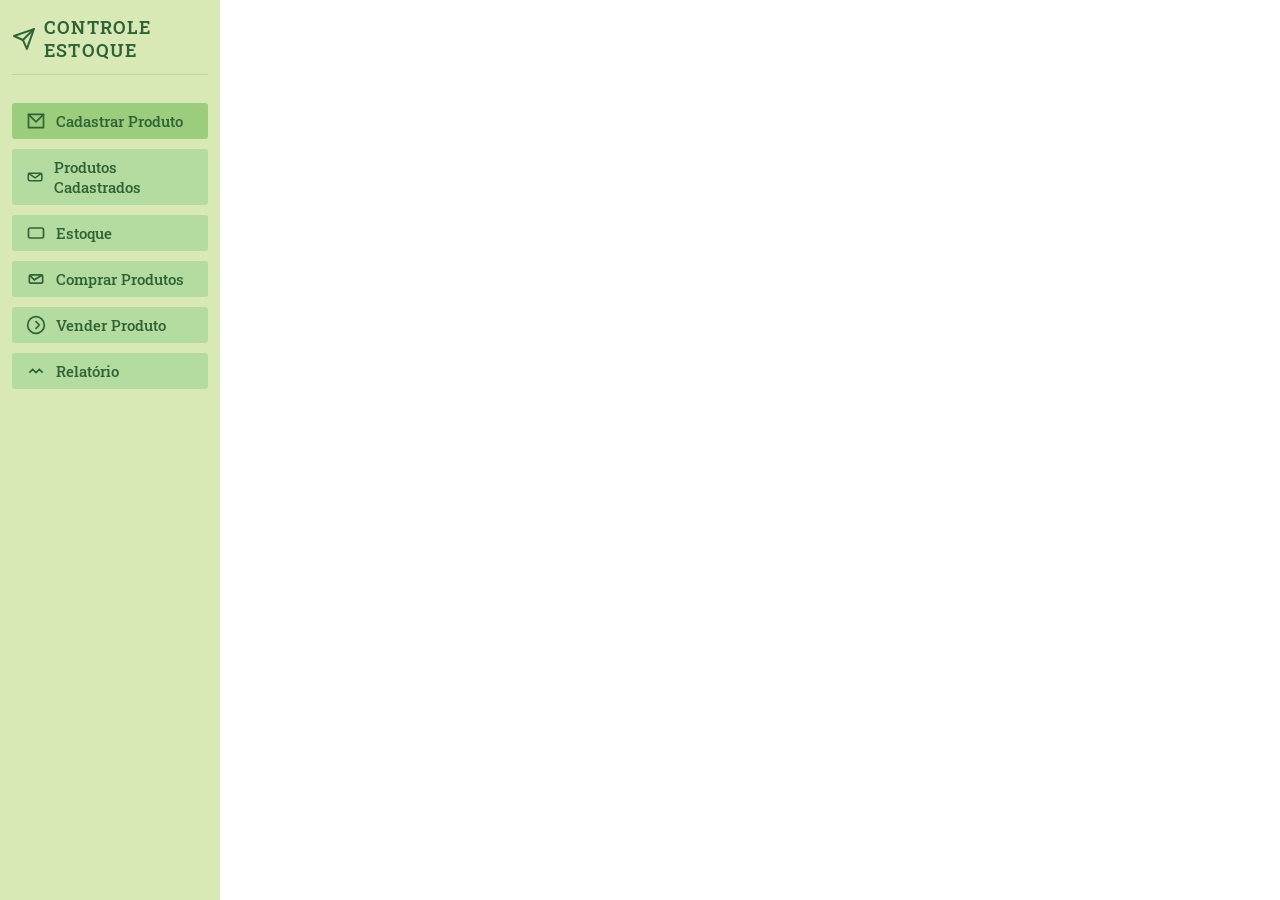
<file: index.htm>
<!DOCTYPE html>
<html lang="pt-BR">
<head>
  <meta charset="UTF-8" />
  <meta name="viewport" content="width=device-width, initial-scale=1" />
  <title>Controle Estoque</title>
  <link rel="stylesheet" href="static/styles.css" />
  <link
    href="https://fonts.googleapis.com/css2?family=Roboto+Slab&display=swap"
    rel="stylesheet"
  />
</head>
<body>
  <aside class="sidebar">
    <div class="logo">
      <svg
        class="logo-icon"
        xmlns="http://www.w3.org/2000/svg"
        viewBox="0 0 24 24"
        fill="none"
        stroke="#2f6335"
        stroke-width="2"
        stroke-linecap="round"
        stroke-linejoin="round"
      >
        <line x1="22" y1="2" x2="11" y2="13"></line>
        <polygon points="22 2 15 22 11 13 2 9 22 2"></polygon>
      </svg>
      <h1>CONTROLE ESTOQUE</h1>
    </div>
    <nav class="menu">
      <a href="#" class="menu-item active">
        <svg
          xmlns="http://www.w3.org/2000/svg"
          class="icon"
          fill="none"
          viewBox="0 0 24 24"
          stroke="#2f6335"
          stroke-width="2"
        >
          <path d="M3 4h18v16H3z" stroke-linejoin="round" stroke-linecap="round"/>
          <path d="M3 4l9 9 9-9" stroke-linejoin="round" stroke-linecap="round"/>
        </svg>
        Cadastrar Produto
      </a>
      <a href="#" class="menu-item">
        <svg
          xmlns="http://www.w3.org/2000/svg"
          class="icon"
          fill="none"
          viewBox="0 0 24 24"
          stroke="#2f6335"
          stroke-width="2"
        >
          <rect x="3" y="7" width="18" height="10" rx="2" ry="2"/>
          <path d="M3 7l9 6 9-6" />
        </svg>
        Produtos Cadastrados
      </a>
      <a href="#" class="menu-item">
        <svg
          xmlns="http://www.w3.org/2000/svg"
          class="icon"
          fill="none"
          viewBox="0 0 24 24"
          stroke="#2f6335"
          stroke-width="2"
        >
          <rect x="3" y="6" width="18" height="12" rx="2" ry="2" />
        </svg>
        Estoque
      </a>
      <a href="#" class="menu-item">
        <svg
          xmlns="http://www.w3.org/2000/svg"
          class="icon"
          fill="none"
          viewBox="0 0 24 24"
          stroke="#2f6335"
          stroke-width="2"
        >
          <rect x="4" y="7" width="16" height="10" rx="2" ry="2" />
          <polyline points="4 7 10 13 20 7" />
        </svg>
        Comprar Produtos
      </a>
      <a href="#" class="menu-item">
        <svg
          xmlns="http://www.w3.org/2000/svg"
          class="icon"
          fill="none"
          viewBox="0 0 24 24"
          stroke="#2f6335"
          stroke-width="2"
        >
          <circle cx="12" cy="12" r="10" />
          <path d="M12 8l4 4-4 4" stroke-linejoin="round" stroke-linecap="round" />
        </svg>
        Vender Produto
      </a>
      <a href="#" class="menu-item">
        <svg
          xmlns="http://www.w3.org/2000/svg"
          class="icon"
          fill="none"
          viewBox="0 0 24 24"
          stroke="#2f6335"
          stroke-width="2"
        >
          <polyline points="4 14 8 10 12 14 16 10 20 14" />
        </svg>
        Relatório
      </a>
    </nav>
  </aside>
</body>
</html>
</file>
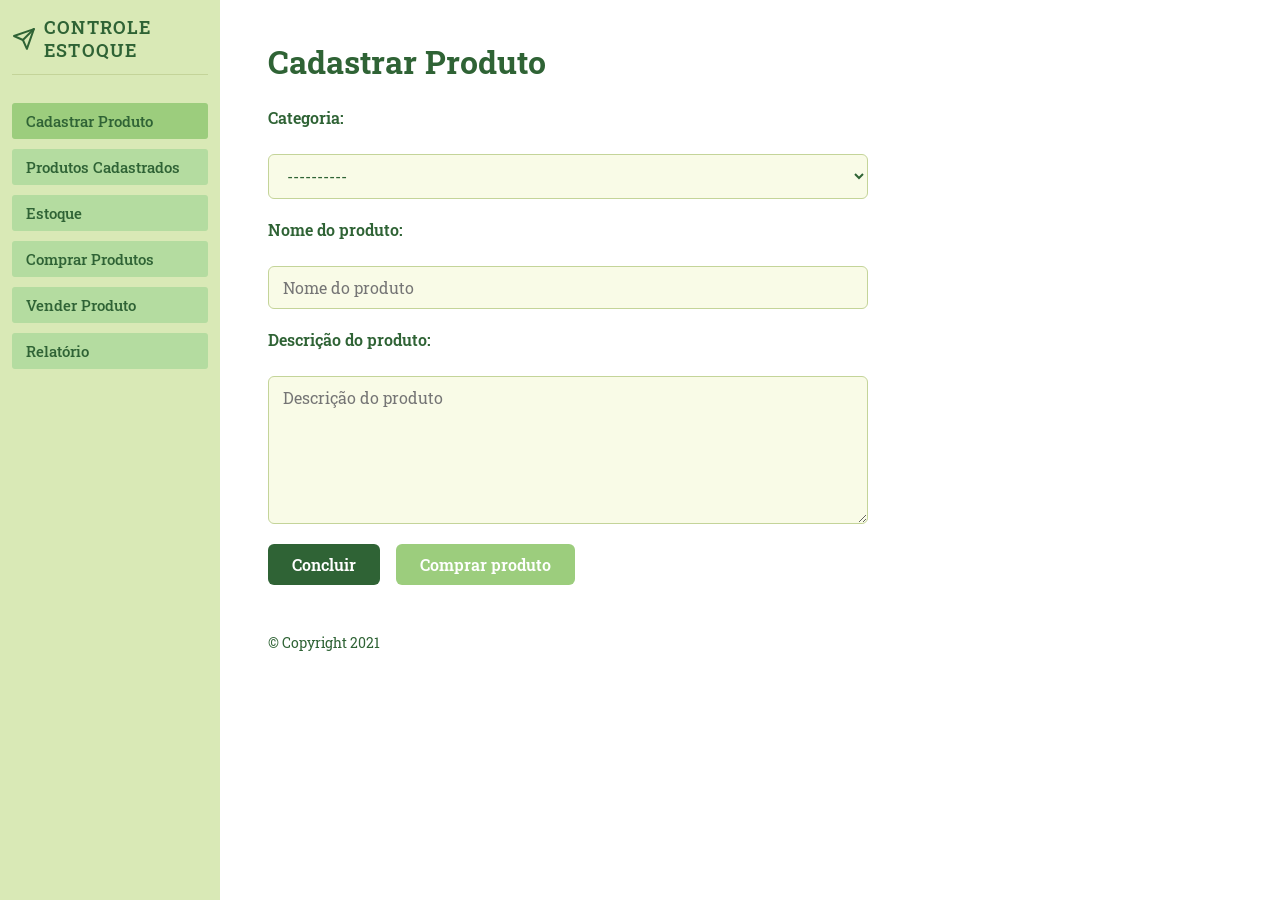
<file: cadastrarestoque.html>
<!DOCTYPE html>
<html lang="pt-BR">
<head>
  <meta charset="UTF-8" />
  <meta name="viewport" content="width=device-width, initial-scale=1" />
  <title>Cadastrar Estoque - Controle Estoque</title>
  <link
    href="https://fonts.googleapis.com/css2?family=Roboto+Slab&display=swap"
    rel="stylesheet"
  />
  <link rel="stylesheet" href="static/cadastrarestoque.css" />
</head>
<body>
  <aside class="sidebar">
    <div class="logo">
      <svg
        class="logo-icon"
        xmlns="http://www.w3.org/2000/svg"
        viewBox="0 0 24 24"
        fill="none"
        stroke="#2f6335"
        stroke-width="2"
        stroke-linecap="round"
        stroke-linejoin="round"
      >
        <line x1="22" y1="2" x2="11" y2="13"></line>
        <polygon points="22 2 15 22 11 13 2 9 22 2"></polygon>
      </svg>
      <h1>CONTROLE ESTOQUE</h1>
    </div>
    <nav class="menu">
      <a href="#" class="menu-item active">Cadastrar Produto</a>
      <a href="#" class="menu-item">Produtos Cadastrados</a>
      <a href="#" class="menu-item">Estoque</a>
      <a href="#" class="menu-item">Comprar Produtos</a>
      <a href="#" class="menu-item">Vender Produto</a>
      <a href="#" class="menu-item">Relatório</a>
    </nav>
  </aside>

  <main class="main-content">
    <h2>Cadastrar Produto</h2>
    <form class="product-form">
      <label for="categoria">Categoria:</label>
      <select id="categoria" name="categoria" required>
        <option value="" disabled selected>----------</option>
        <option value="categoria1">Categoria 1</option>
        <option value="categoria2">Categoria 2</option>
        <option value="categoria3">Categoria 3</option>
      </select>

      <label for="nome-produto">Nome do produto:</label>
      <input
        type="text"
        id="nome-produto"
        name="nome-produto"
        placeholder="Nome do produto"
        required
      />

      <label for="descricao-produto">Descrição do produto:</label>
      <textarea
        id="descricao-produto"
        name="descricao-produto"
        placeholder="Descrição do produto"
        rows="6"
        required
      ></textarea>

      <div class="buttons">
        <button type="submit" class="btn-primary">Concluir</button>
        <button type="button" class="btn-secondary">Comprar produto</button>
      </div>
    </form>

    <footer class="footer">
      © Copyright 2021
    </footer>
  </main>
</body>
</html>
</file>
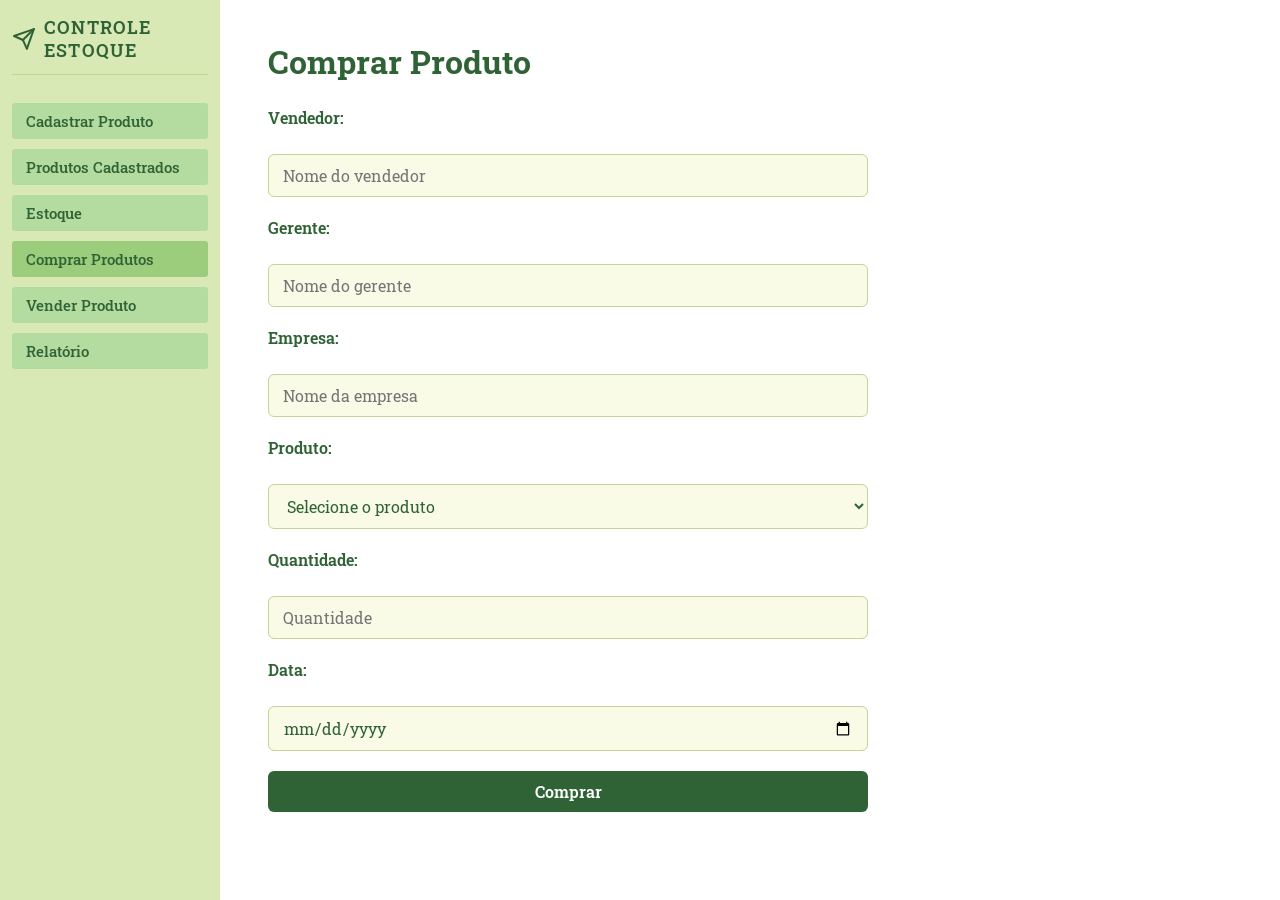
<file: comprarproduto.html>
<!DOCTYPE html>
<html lang="pt-BR">
<head>
  <meta charset="UTF-8" />
  <meta name="viewport" content="width=device-width, initial-scale=1" />
  <title>Comprar Produto - Controle Estoque</title>
  <link
    href="https://fonts.googleapis.com/css2?family=Roboto+Slab&display=swap"
    rel="stylesheet"
  />
  <link rel="stylesheet" href="static/comprarproduto.css" />
</head>
<body>
  <aside class="sidebar">
    <div class="logo">
      <svg
        class="logo-icon"
        xmlns="http://www.w3.org/2000/svg"
        viewBox="0 0 24 24"
        fill="none"
        stroke="#2f6335"
        stroke-width="2"
        stroke-linecap="round"
        stroke-linejoin="round"
      >
        <line x1="22" y1="2" x2="11" y2="13"></line>
        <polygon points="22 2 15 22 11 13 2 9 22 2"></polygon>
      </svg>
      <h1>CONTROLE ESTOQUE</h1>
    </div>
    <nav class="menu">
      <a href="#" class="menu-item">Cadastrar Produto</a>
      <a href="#" class="menu-item">Produtos Cadastrados</a>
      <a href="#" class="menu-item">Estoque</a>
      <a href="#" class="menu-item active">Comprar Produtos</a>
      <a href="#" class="menu-item">Vender Produto</a>
      <a href="#" class="menu-item">Relatório</a>
    </nav>
  </aside>

  <main class="main-content">
    <h2>Comprar Produto</h2>

    <form class="purchase-form">
      <label for="vendedor">Vendedor:</label>
      <input type="text" id="vendedor" name="vendedor" placeholder="Nome do vendedor" required />

      <label for="gerente">Gerente:</label>
      <input type="text" id="gerente" name="gerente" placeholder="Nome do gerente" required />

      <label for="empresa">Empresa:</label>
      <input type="text" id="empresa" name="empresa" placeholder="Nome da empresa" required />

      <label for="produto">Produto:</label>
      <select id="produto" name="produto" required>
        <option value="" disabled selected>Selecione o produto</option>
        <option value="produto1">Produto 1</option>
        <option value="produto2">Produto 2</option>
        <option value="produto3">Produto 3</option>
      </select>

      <label for="quantidade">Quantidade:</label>
      <input type="number" id="quantidade" name="quantidade" placeholder="Quantidade" min="1" required />

      <label for="data">Data:</label>
      <input type="date" id="data" name="data" required />

      <button type="submit" class="btn-primary">Comprar</button>
    </form>
  </main>
</body>
</html>
</file>
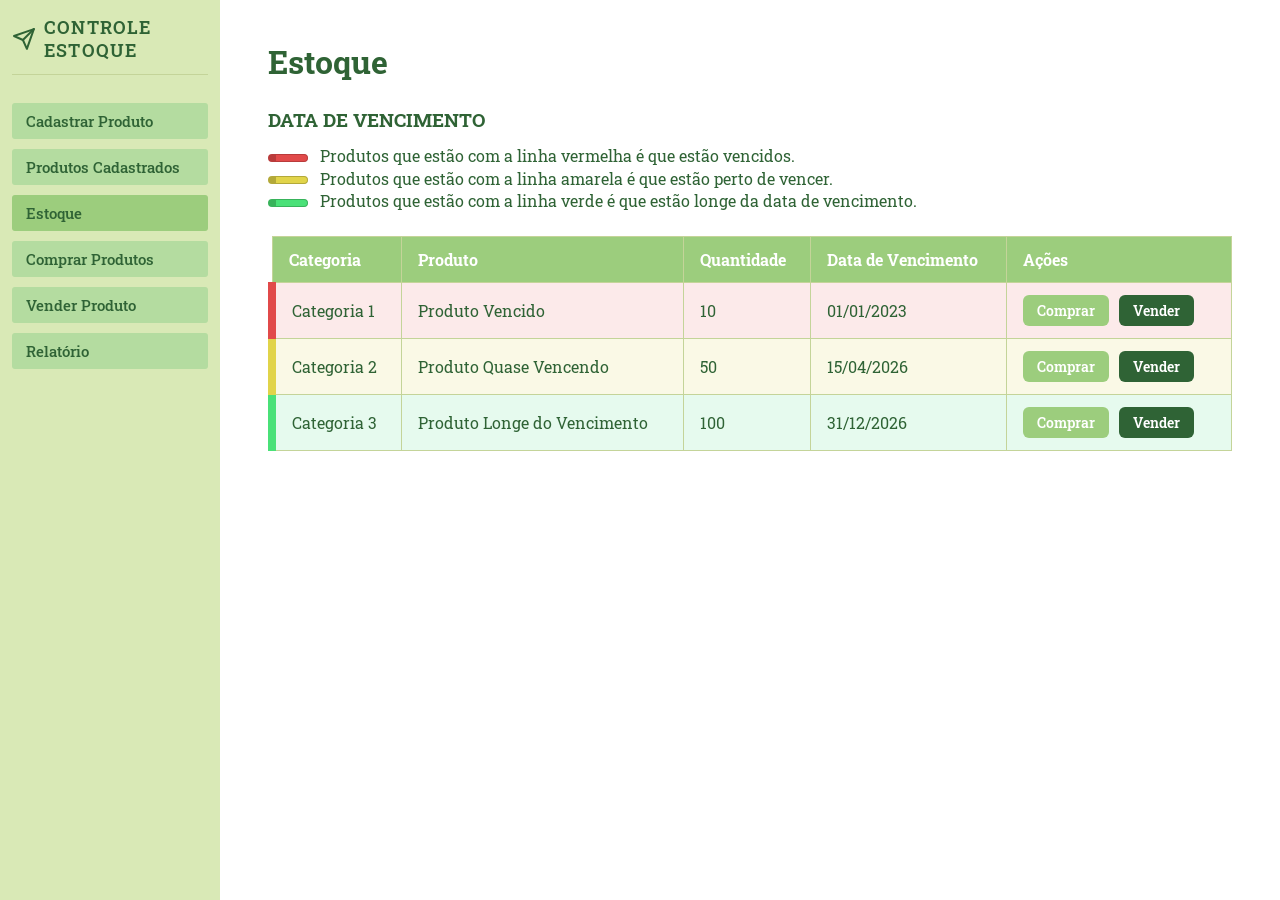
<file: estoque.html>
<!DOCTYPE html>
<html lang="pt-BR">
<head>
  <meta charset="UTF-8" />
  <meta name="viewport" content="width=device-width, initial-scale=1" />
  <title>Estoque - Controle Estoque</title>
  <link
    href="https://fonts.googleapis.com/css2?family=Roboto+Slab&display=swap"
    rel="stylesheet"
  />
  <link rel="stylesheet" href="static/estoque.css" />
</head>
<body>
  <aside class="sidebar">
    <div class="logo">
      <svg
        class="logo-icon"
        xmlns="http://www.w3.org/2000/svg"
        viewBox="0 0 24 24"
        fill="none"
        stroke="#2f6335"
        stroke-width="2"
        stroke-linecap="round"
        stroke-linejoin="round"
      >
        <line x1="22" y1="2" x2="11" y2="13"></line>
        <polygon points="22 2 15 22 11 13 2 9 22 2"></polygon>
      </svg>
      <h1>CONTROLE ESTOQUE</h1>
    </div>
    <nav class="menu">
      <a href="#" class="menu-item">Cadastrar Produto</a>
      <a href="#" class="menu-item">Produtos Cadastrados</a>
      <a href="#" class="menu-item active">Estoque</a>
      <a href="#" class="menu-item">Comprar Produtos</a>
      <a href="#" class="menu-item">Vender Produto</a>
      <a href="#" class="menu-item">Relatório</a>
    </nav>
  </aside>

  <main class="main-content">
    <h2>Estoque</h2>

    <section class="aviso-vencimento">
      <h3>DATA DE VENCIMENTO</h3>
      <p><span class="linha-vermelha aviso-linha"></span> Produtos que estão com a linha vermelha é que estão vencidos.</p>
      <p><span class="linha-amarela aviso-linha"></span> Produtos que estão com a linha amarela é que estão perto de vencer.</p>
      <p><span class="linha-verde aviso-linha"></span> Produtos que estão com a linha verde é que estão longe da data de vencimento.</p>
    </section>

    <table class="estoque-table">
      <thead>
        <tr>
          <th>Categoria</th>
          <th>Produto</th>
          <th>Quantidade</th>
          <th>Data de Vencimento</th>
          <th>Ações</th>
        </tr>
      </thead>
      <tbody>
        <tr class="linha-vermelha">
          <td>Categoria 1</td>
          <td>Produto Vencido</td>
          <td>10</td>
          <td>01/01/2023</td>
          <td>
            <button class="btn-buy">Comprar</button>
            <button class="btn-sell">Vender</button>
          </td>
        </tr>
        <tr class="linha-amarela">
          <td>Categoria 2</td>
          <td>Produto Quase Vencendo</td>
          <td>50</td>
          <td>15/04/2026</td>
          <td>
            <button class="btn-buy">Comprar</button>
            <button class="btn-sell">Vender</button>
          </td>
        </tr>
        <tr class="linha-verde">
          <td>Categoria 3</td>
          <td>Produto Longe do Vencimento</td>
          <td>100</td>
          <td>31/12/2026</td>
          <td>
            <button class="btn-buy">Comprar</button>
            <button class="btn-sell">Vender</button>
          </td>
        </tr>
      </tbody>
    </table>
  </main>
</body>
</html>
</file>
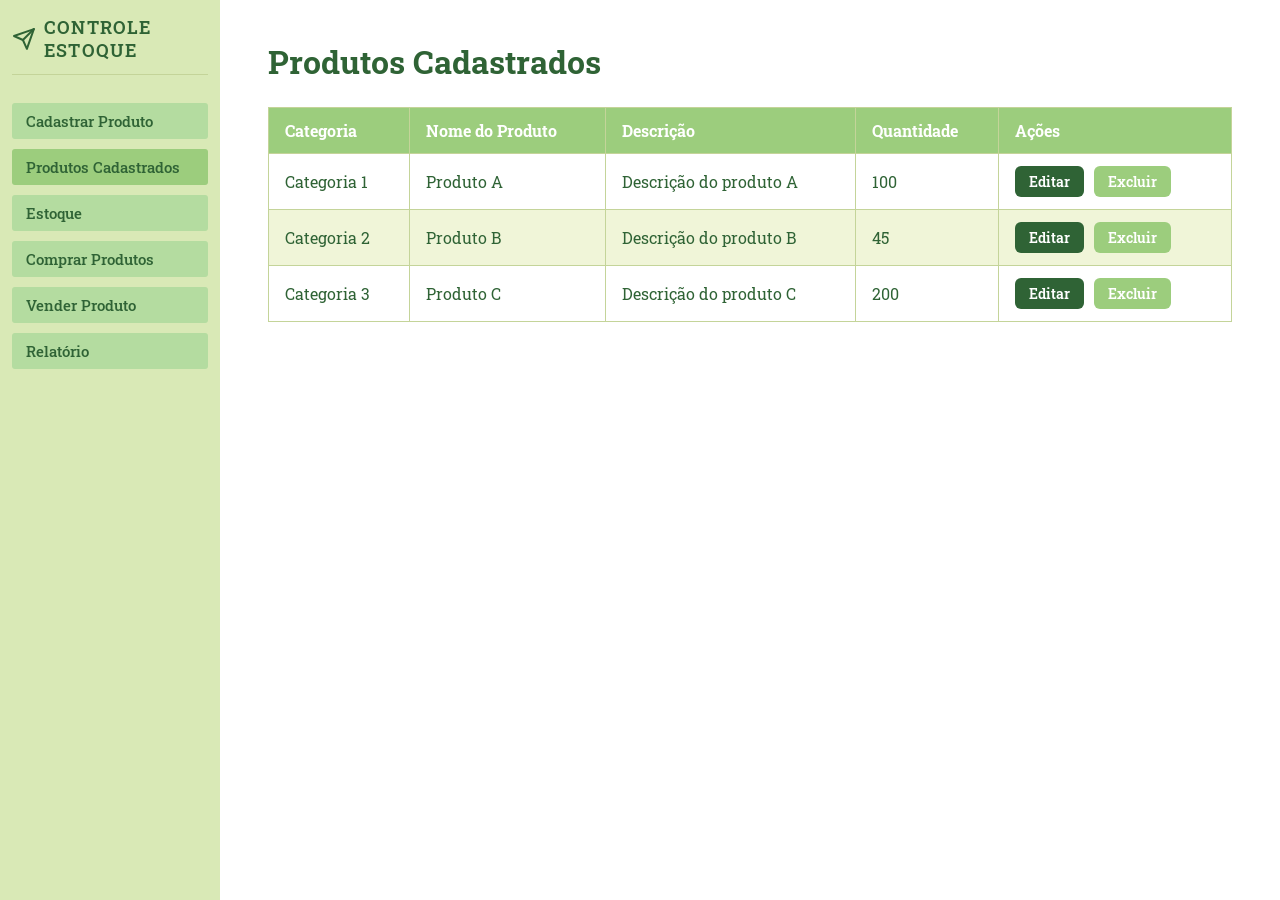
<file: produtoscadastrados.html>
<!DOCTYPE html>
<html lang="pt-BR">
<head>
  <meta charset="UTF-8" />
  <meta name="viewport" content="width=device-width, initial-scale=1" />
  <title>Produtos Cadastrados - Controle Estoque</title>
  <link
    href="https://fonts.googleapis.com/css2?family=Roboto+Slab&display=swap"
    rel="stylesheet"
  />
  <link rel="stylesheet" href="static/produtoscadastrados.css" />
</head>
<body>
  <aside class="sidebar">
    <div class="logo">
      <svg
        class="logo-icon"
        xmlns="http://www.w3.org/2000/svg"
        viewBox="0 0 24 24"
        fill="none"
        stroke="#2f6335"
        stroke-width="2"
        stroke-linecap="round"
        stroke-linejoin="round"
      >
        <line x1="22" y1="2" x2="11" y2="13"></line>
        <polygon points="22 2 15 22 11 13 2 9 22 2"></polygon>
      </svg>
      <h1>CONTROLE ESTOQUE</h1>
    </div>
    <nav class="menu">
      <a href="#" class="menu-item">Cadastrar Produto</a>
      <a href="#" class="menu-item active">Produtos Cadastrados</a>
      <a href="#" class="menu-item">Estoque</a>
      <a href="#" class="menu-item">Comprar Produtos</a>
      <a href="#" class="menu-item">Vender Produto</a>
      <a href="#" class="menu-item">Relatório</a>
    </nav>
  </aside>

  <main class="main-content">
    <h2>Produtos Cadastrados</h2>

    <table class="products-table">
      <thead>
        <tr>
          <th>Categoria</th>
          <th>Nome do Produto</th>
          <th>Descrição</th>
          <th>Quantidade</th>
          <th>Ações</th>
        </tr>
      </thead>
      <tbody>
        <tr>
          <td>Categoria 1</td>
          <td>Produto A</td>
          <td>Descrição do produto A</td>
          <td>100</td>
          <td>
            <button class="btn-edit">Editar</button>
            <button class="btn-delete">Excluir</button>
          </td>
        </tr>
        <tr>
          <td>Categoria 2</td>
          <td>Produto B</td>
          <td>Descrição do produto B</td>
          <td>45</td>
          <td>
            <button class="btn-edit">Editar</button>
            <button class="btn-delete">Excluir</button>
          </td>
        </tr>
        <!-- Exemplo adicional -->
        <tr>
          <td>Categoria 3</td>
          <td>Produto C</td>
          <td>Descrição do produto C</td>
          <td>200</td>
          <td>
            <button class="btn-edit">Editar</button>
            <button class="btn-delete">Excluir</button>
          </td>
        </tr>
      </tbody>
    </table>

  </main>
</body>
</html>
</file>
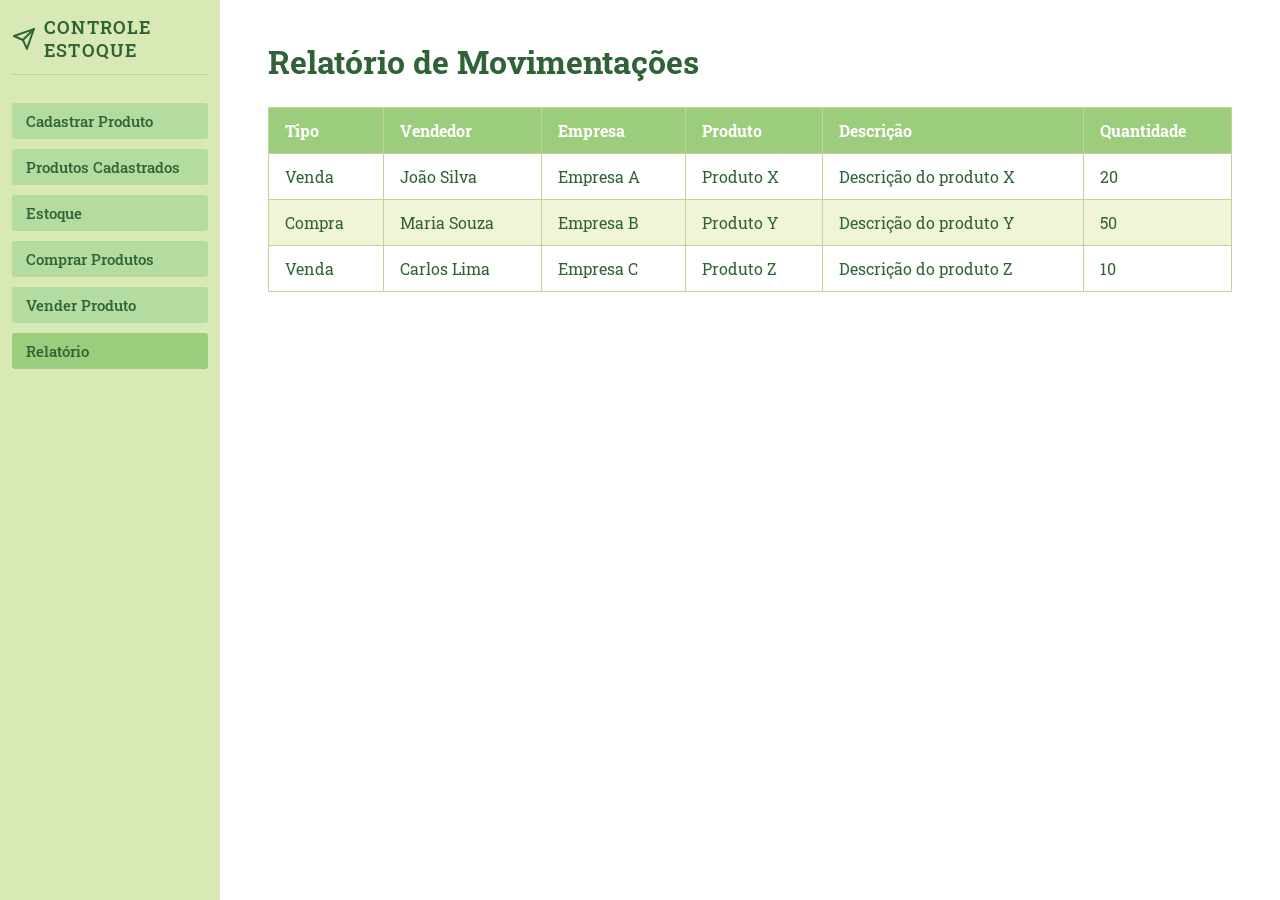
<file: relatorio.html>
<!DOCTYPE html>
<html lang="pt-BR">
<head>
  <meta charset="UTF-8" />
  <meta name="viewport" content="width=device-width, initial-scale=1" />
  <title>Relatório - Controle Estoque</title>
  <link
    href="https://fonts.googleapis.com/css2?family=Roboto+Slab&display=swap"
    rel="stylesheet"
  />
  <link rel="stylesheet" href="static/relatorio.css" />
</head>
<body>
  <aside class="sidebar">
    <div class="logo">
      <svg
        class="logo-icon"
        xmlns="http://www.w3.org/2000/svg"
        viewBox="0 0 24 24"
        fill="none"
        stroke="#2f6335"
        stroke-width="2"
        stroke-linecap="round"
        stroke-linejoin="round"
      >
        <line x1="22" y1="2" x2="11" y2="13"></line>
        <polygon points="22 2 15 22 11 13 2 9 22 2"></polygon>
      </svg>
      <h1>CONTROLE ESTOQUE</h1>
    </div>
    <nav class="menu">
      <a href="#" class="menu-item">Cadastrar Produto</a>
      <a href="#" class="menu-item">Produtos Cadastrados</a>
      <a href="#" class="menu-item">Estoque</a>
      <a href="#" class="menu-item">Comprar Produtos</a>
      <a href="#" class="menu-item">Vender Produto</a>
      <a href="#" class="menu-item active">Relatório</a>
    </nav>
  </aside>

  <main class="main-content">
    <h2>Relatório de Movimentações</h2>

    <table class="relatorio-table">
      <thead>
        <tr>
          <th>Tipo</th>
          <th>Vendedor</th>
          <th>Empresa</th>
          <th>Produto</th>
          <th>Descrição</th>
          <th>Quantidade</th>
        </tr>
      </thead>
      <tbody>
        <tr>
          <td>Venda</td>
          <td>João Silva</td>
          <td>Empresa A</td>
          <td>Produto X</td>
          <td>Descrição do produto X</td>
          <td>20</td>
        </tr>
        <tr>
          <td>Compra</td>
          <td>Maria Souza</td>
          <td>Empresa B</td>
          <td>Produto Y</td>
          <td>Descrição do produto Y</td>
          <td>50</td>
        </tr>
        <tr>
          <td>Venda</td>
          <td>Carlos Lima</td>
          <td>Empresa C</td>
          <td>Produto Z</td>
          <td>Descrição do produto Z</td>
          <td>10</td>
        </tr>
      </tbody>
    </table>
  </main>
</body>
</html>
</file>
<file: static/styles.css>
/* Reset básico */
* {
  margin: 0;
  padding: 0;
  box-sizing: border-box;
}

body {
  font-family: 'Roboto Slab', serif;
  background: #fff;
  color: #2f6335;
  height: 100vh;
  display: flex;
  justify-content: flex-start;
  align-items: flex-start;
}

/* Sidebar */
.sidebar {
  background-color: #d9e9b6;
  width: 220px;
  height: 100vh;
  padding: 16px 12px;
  display: flex;
  flex-direction: column;
  gap: 16px;
}

/* Logo */
.logo {
  display: flex;
  align-items: center;
  gap: 8px;
  padding-bottom: 12px;
  border-bottom: 1px solid #c4d499;
}

.logo-icon {
  width: 30px;
  height: 30px;
  stroke: #2f6335;
}

.logo h1 {
  font-weight: 600;
  font-size: 1.1rem;
  color: #2f6335;
  letter-spacing: 0.07em;
  font-family: 'Roboto Slab', serif;
}

/* Menu */
.menu {
  display: flex;
  flex-direction: column;
  gap: 10px;
  margin-top: 12px;
}

.menu-item {
  display: flex;
  align-items: center;
  gap: 10px;
  background-color: #b4dca0;
  padding: 8px 14px;
  border-radius: 3px;
  font-weight: 500;
  font-size: 0.95rem;
  color: #2f6335;
  text-decoration: none;
  cursor: pointer;
  transition: background-color 0.2s ease;
  user-select: none;
}

.menu-item:hover {
  background-color: #a0cb8d;
}

.menu-item.active {
  background-color: #9ccd7d;
}

/* Ícones */
.icon {
  width: 20px;
  height: 20px;
  stroke: #2f6335;
  stroke-width: 2;
  fill: none;
}
</file>
<file: static/cadastrarestoque.css>
/* Reset básico */
* {
  margin: 0;
  padding: 0;
  box-sizing: border-box;
}

body {
  font-family: 'Roboto Slab', serif;
  background: #fff;
  color: #2f6335;
  height: 100vh;
  display: flex;
  justify-content: flex-start;
  align-items: flex-start;
}

/* Sidebar */
.sidebar {
  background-color: #d9e9b6;
  width: 220px;
  height: 100vh;
  padding: 16px 12px;
  display: flex;
  flex-direction: column;
  gap: 16px;
  flex-shrink: 0;
}

/* Logo */
.logo {
  display: flex;
  align-items: center;
  gap: 8px;
  padding-bottom: 12px;
  border-bottom: 1px solid #c4d499;
}

.logo-icon {
  width: 30px;
  height: 30px;
  stroke: #2f6335;
}

.logo h1 {
  font-weight: 600;
  font-size: 1.1rem;
  color: #2f6335;
  letter-spacing: 0.07em;
  font-family: 'Roboto Slab', serif;
}

/* Menu */
.menu {
  display: flex;
  flex-direction: column;
  gap: 10px;
  margin-top: 12px;
}

.menu-item {
  background-color: #b4dca0;
  padding: 8px 14px;
  border-radius: 3px;
  font-weight: 500;
  font-size: 0.95rem;
  color: #2f6335;
  text-decoration: none;
  cursor: pointer;
  user-select: none;
  transition: background-color 0.2s ease;
  display: block;
}

.menu-item:hover {
  background-color: #a0cb8d;
}

.menu-item.active {
  background-color: #9ccd7d;
}

/* Conteúdo principal */
.main-content {
  padding: 40px 48px;
  flex-grow: 1;
  max-width: 100%;
  overflow-y: auto;
}

.main-content h2 {
  font-size: 2rem;
  font-weight: 700;
  margin-bottom: 24px;
  user-select: none;
}

/* Formulário */
.product-form {
  max-width: 600px;
  display: flex;
  flex-direction: column;
  gap: 20px;
}

.product-form label {
  font-weight: 600;
  font-size: 1rem;
  margin-bottom: 6px;
  user-select: none;
}

.product-form select,
.product-form input[type="text"],
.product-form textarea {
  font-family: 'Roboto Slab', serif;
  font-size: 1rem;
  padding: 10px 14px;
  border: 1px solid #c4d499;
  border-radius: 6px;
  color: #2f6335;
  background: #f9fbe7;
  transition: border-color 0.2s ease;
  resize: vertical;
}

.product-form select:focus,
.product-form input[type="text"]:focus,
.product-form textarea:focus {
  outline: none;
  border-color: #9ccd7d;
  background: #f0f5d8;
}

/* Botões */
.buttons {
  display: flex;
  gap: 16px;
}

.btn-primary,
.btn-secondary {
  font-family: 'Roboto Slab', serif;
  font-size: 1rem;
  font-weight: 600;
  padding: 10px 24px;
  border-radius: 6px;
  cursor: pointer;
  user-select: none;
  border: none;
  transition: background-color 0.2s ease;
}

.btn-primary {
  background-color: #2f6335;
  color: white;
}

.btn-primary:hover {
  background-color: #244a29;
}

.btn-secondary {
  background-color: #9ccd7d;
  color: white;
}

.btn-secondary:hover {
  background-color: #7bb252;
}

/* Footer */
.footer {
  margin-top: 48px;
  font-size: 0.9rem;
  color: #2f6335;
  user-select: none;
}
</file>
<file: static/comprarproduto.css>
/* Reset básico */
* {
  margin: 0;
  padding: 0;
  box-sizing: border-box;
}

body {
  font-family: 'Roboto Slab', serif;
  background: #fff;
  color: #2f6335;
  height: 100vh;
  display: flex;
  justify-content: flex-start;
  align-items: flex-start;
}

/* Sidebar */
.sidebar {
  background-color: #d9e9b6;
  width: 220px;
  height: 100vh;
  padding: 16px 12px;
  display: flex;
  flex-direction: column;
  gap: 16px;
  flex-shrink: 0;
}

/* Logo */
.logo {
  display: flex;
  align-items: center;
  gap: 8px;
  padding-bottom: 12px;
  border-bottom: 1px solid #c4d499;
}

.logo-icon {
  width: 30px;
  height: 30px;
  stroke: #2f6335;
}

.logo h1 {
  font-weight: 600;
  font-size: 1.1rem;
  color: #2f6335;
  letter-spacing: 0.07em;
  font-family: 'Roboto Slab', serif;
}

/* Menu */
.menu {
  display: flex;
  flex-direction: column;
  gap: 10px;
  margin-top: 12px;
}

.menu-item {
  background-color: #b4dca0;
  padding: 8px 14px;
  border-radius: 3px;
  font-weight: 500;
  font-size: 0.95rem;
  color: #2f6335;
  text-decoration: none;
  cursor: pointer;
  user-select: none;
  transition: background-color 0.2s ease;
  display: block;
}

.menu-item:hover {
  background-color: #a0cb8d;
}

.menu-item.active {
  background-color: #9ccd7d;
}

/* Conteúdo principal */
.main-content {
  padding: 40px 48px;
  flex-grow: 1;
  max-width: 100%;
  overflow-y: auto;
}

.main-content h2 {
  font-size: 2rem;
  font-weight: 700;
  margin-bottom: 24px;
  user-select: none;
}

/* Formulário de compra */
.purchase-form {
  max-width: 600px;
  display: flex;
  flex-direction: column;
  gap: 20px;
}

.purchase-form label {
  font-weight: 600;
  font-size: 1rem;
  margin-bottom: 6px;
  user-select: none;
}

.purchase-form input,
.purchase-form select {
  font-family: 'Roboto Slab', serif;
  font-size: 1rem;
  padding: 10px 14px;
  border: 1px solid #c4d499;
  border-radius: 6px;
  color: #2f6335;
  background: #f9fbe7;
  transition: border-color 0.2s ease;
}

.purchase-form input:focus,
.purchase-form select:focus {
  outline: none;
  border-color: #9ccd7d;
  background: #f0f5d8;
}

/* Botão Comprar */
.btn-primary {
  font-family: 'Roboto Slab', serif;
  font-size: 1rem;
  font-weight: 600;
  padding: 10px 24px;
  border-radius: 6px;
  cursor: pointer;
  user-select: none;
  border: none;
  background-color: #2f6335;
  color: white;
  transition: background-color 0.2s ease;
}

.btn-primary:hover {
  background-color: #244a29;
}
</file>
<file: static/estoque.css>
/* Reset básico */
* {
  margin: 0;
  padding: 0;
  box-sizing: border-box;
}

body {
  font-family: 'Roboto Slab', serif;
  background: #fff;
  color: #2f6335;
  height: 100vh;
  display: flex;
  justify-content: flex-start;
  align-items: flex-start;
}

/* Sidebar */
.sidebar {
  background-color: #d9e9b6;
  width: 220px;
  height: 100vh;
  padding: 16px 12px;
  display: flex;
  flex-direction: column;
  gap: 16px;
  flex-shrink: 0;
}

/* Logo */
.logo {
  display: flex;
  align-items: center;
  gap: 8px;
  padding-bottom: 12px;
  border-bottom: 1px solid #c4d499;
}

.logo-icon {
  width: 30px;
  height: 30px;
  stroke: #2f6335;
}

.logo h1 {
  font-weight: 600;
  font-size: 1.1rem;
  color: #2f6335;
  letter-spacing: 0.07em;
  font-family: 'Roboto Slab', serif;
}

/* Menu */
.menu {
  display: flex;
  flex-direction: column;
  gap: 10px;
  margin-top: 12px;
}

.menu-item {
  background-color: #b4dca0;
  padding: 8px 14px;
  border-radius: 3px;
  font-weight: 500;
  font-size: 0.95rem;
  color: #2f6335;
  text-decoration: none;
  cursor: pointer;
  user-select: none;
  transition: background-color 0.2s ease;
  display: block;
}

.menu-item:hover {
  background-color: #a0cb8d;
}

.menu-item.active {
  background-color: #9ccd7d;
}

/* Conteúdo principal */
.main-content {
  padding: 40px 48px;
  flex-grow: 1;
  max-width: 100%;
  overflow-y: auto;
}

.main-content h2 {
  font-size: 2rem;
  font-weight: 700;
  margin-bottom: 24px;
  user-select: none;
}

/* Aviso de vencimento */
.aviso-vencimento {
  margin-bottom: 24px;
  font-size: 1rem;
  line-height: 1.4;
}

.aviso-vencimento h3 {
  font-weight: 700;
  margin-bottom: 12px;
  user-select: none;
}

.aviso-linha {
  display: inline-block;
  width: 40px;
  height: 8px;
  margin-right: 8px;
  vertical-align: middle;
  border-radius: 4px;
  border: 1px solid #999;
}

.linha-vermelha.aviso-linha {
  background-color: #e14a4a;
  border-color: #b93b3b;
}

.linha-amarela.aviso-linha {
  background-color: #e1d44a;
  border-color: #b3a939;
}

.linha-verde.aviso-linha {
  background-color: #4ae178;
  border-color: #38b35b;
}

/* Tabela de estoque */
.estoque-table {
  width: 100%;
  border-collapse: collapse;
  font-size: 1rem;
  font-family: 'Roboto Slab', serif;
}

.estoque-table thead {
  background-color: #9ccd7d;
  color: white;
}

.estoque-table th,
.estoque-table td {
  padding: 12px 16px;
  border: 1px solid #c4d499;
  text-align: left;
  vertical-align: middle;
}

/* Linhas coloridas conforme status */
.linha-vermelha {
  border-left: 8px solid #e14a4a;
  background-color: #fceaea;
}

.linha-amarela {
  border-left: 8px solid #e1d44a;
  background-color: #faf9e6;
}

.linha-verde {
  border-left: 8px solid #4ae178;
  background-color: #e6faee;
}

.estoque-table tbody tr:hover {
  background-color: #d9e9b6;
}

/* Botões Comprar e Vender */
.btn-buy,
.btn-sell {
  font-family: 'Roboto Slab', serif;
  font-size: 0.9rem;
  font-weight: 600;
  padding: 6px 14px;
  border-radius: 6px;
  cursor: pointer;
  user-select: none;
  border: none;
  transition: background-color 0.2s ease;
  margin-right: 6px;
}

.btn-buy {
  background-color: #9ccd7d;
  color: white;
}

.btn-buy:hover {
  background-color: #7bb252;
}

.btn-sell {
  background-color: #2f6335;
  color: white;
}

.btn-sell:hover {
  background-color: #244a29;
}
</file>
<file: static/produtoscadastrados.css>
/* Reset básico */
* {
  margin: 0;
  padding: 0;
  box-sizing: border-box;
}

body {
  font-family: 'Roboto Slab', serif;
  background: #fff;
  color: #2f6335;
  height: 100vh;
  display: flex;
  justify-content: flex-start;
  align-items: flex-start;
}

/* Sidebar */
.sidebar {
  background-color: #d9e9b6;
  width: 220px;
  height: 100vh;
  padding: 16px 12px;
  display: flex;
  flex-direction: column;
  gap: 16px;
  flex-shrink: 0;
}

/* Logo */
.logo {
  display: flex;
  align-items: center;
  gap: 8px;
  padding-bottom: 12px;
  border-bottom: 1px solid #c4d499;
}

.logo-icon {
  width: 30px;
  height: 30px;
  stroke: #2f6335;
}

.logo h1 {
  font-weight: 600;
  font-size: 1.1rem;
  color: #2f6335;
  letter-spacing: 0.07em;
  font-family: 'Roboto Slab', serif;
}

/* Menu */
.menu {
  display: flex;
  flex-direction: column;
  gap: 10px;
  margin-top: 12px;
}

.menu-item {
  background-color: #b4dca0;
  padding: 8px 14px;
  border-radius: 3px;
  font-weight: 500;
  font-size: 0.95rem;
  color: #2f6335;
  text-decoration: none;
  cursor: pointer;
  user-select: none;
  transition: background-color 0.2s ease;
  display: block;
}

.menu-item:hover {
  background-color: #a0cb8d;
}

.menu-item.active {
  background-color: #9ccd7d;
}

/* Conteúdo principal */
.main-content {
  padding: 40px 48px;
  flex-grow: 1;
  max-width: 100%;
  overflow-y: auto;
}

.main-content h2 {
  font-size: 2rem;
  font-weight: 700;
  margin-bottom: 24px;
  user-select: none;
}

/* Tabela */
.products-table {
  width: 100%;
  border-collapse: collapse;
  font-size: 1rem;
  font-family: 'Roboto Slab', serif;
}

.products-table thead {
  background-color: #9ccd7d;
  color: white;
}

.products-table th,
.products-table td {
  padding: 12px 16px;
  border: 1px solid #c4d499;
  text-align: left;
  vertical-align: middle;
}

.products-table tbody tr:nth-child(even) {
  background-color: #f0f5d8;
}

.products-table tbody tr:hover {
  background-color: #d9e9b6;
}

/* Botões */
.btn-edit,
.btn-delete {
  font-family: 'Roboto Slab', serif;
  font-size: 0.9rem;
  font-weight: 600;
  padding: 6px 14px;
  border-radius: 6px;
  cursor: pointer;
  user-select: none;
  border: none;
  transition: background-color 0.2s ease;
  margin-right: 6px;
}

.btn-edit {
  background-color: #2f6335;
  color: white;
}

.btn-edit:hover {
  background-color: #244a29;
}

.btn-delete {
  background-color: #9ccd7d;
  color: white;
}

.btn-delete:hover {
  background-color: #7bb252;
}
</file>
<file: static/relatorio.css>
/* Reset básico */
* {
  margin: 0;
  padding: 0;
  box-sizing: border-box;
}

body {
  font-family: 'Roboto Slab', serif;
  background: #fff;
  color: #2f6335;
  height: 100vh;
  display: flex;
  justify-content: flex-start;
  align-items: flex-start;
}

/* Sidebar */
.sidebar {
  background-color: #d9e9b6;
  width: 220px;
  height: 100vh;
  padding: 16px 12px;
  display: flex;
  flex-direction: column;
  gap: 16px;
  flex-shrink: 0;
}

/* Logo */
.logo {
  display: flex;
  align-items: center;
  gap: 8px;
  padding-bottom: 12px;
  border-bottom: 1px solid #c4d499;
}

.logo-icon {
  width: 30px;
  height: 30px;
  stroke: #2f6335;
}

.logo h1 {
  font-weight: 600;
  font-size: 1.1rem;
  color: #2f6335;
  letter-spacing: 0.07em;
  font-family: 'Roboto Slab', serif;
}

/* Menu */
.menu {
  display: flex;
  flex-direction: column;
  gap: 10px;
  margin-top: 12px;
}

.menu-item {
  background-color: #b4dca0;
  padding: 8px 14px;
  border-radius: 3px;
  font-weight: 500;
  font-size: 0.95rem;
  color: #2f6335;
  text-decoration: none;
  cursor: pointer;
  user-select: none;
  transition: background-color 0.2s ease;
  display: block;
}

.menu-item:hover {
  background-color: #a0cb8d;
}

.menu-item.active {
  background-color: #9ccd7d;
}

/* Conteúdo principal */
.main-content {
  padding: 40px 48px;
  flex-grow: 1;
  max-width: 100%;
  overflow-y: auto;
}

.main-content h2 {
  font-size: 2rem;
  font-weight: 700;
  margin-bottom: 24px;
  user-select: none;
}

/* Tabela de relatório */
.relatorio-table {
  width: 100%;
  border-collapse: collapse;
  font-size: 1rem;
  font-family: 'Roboto Slab', serif;
}

.relatorio-table thead {
  background-color: #9ccd7d;
  color: white;
}

.relatorio-table th,
.relatorio-table td {
  padding: 12px 16px;
  border: 1px solid #c4d499;
  text-align: left;
  vertical-align: middle;
}

.relatorio-table tbody tr:nth-child(even) {
  background-color: #f0f5d8;
}

.relatorio-table tbody tr:hover {
  background-color: #d9e9b6;
}
</file>
